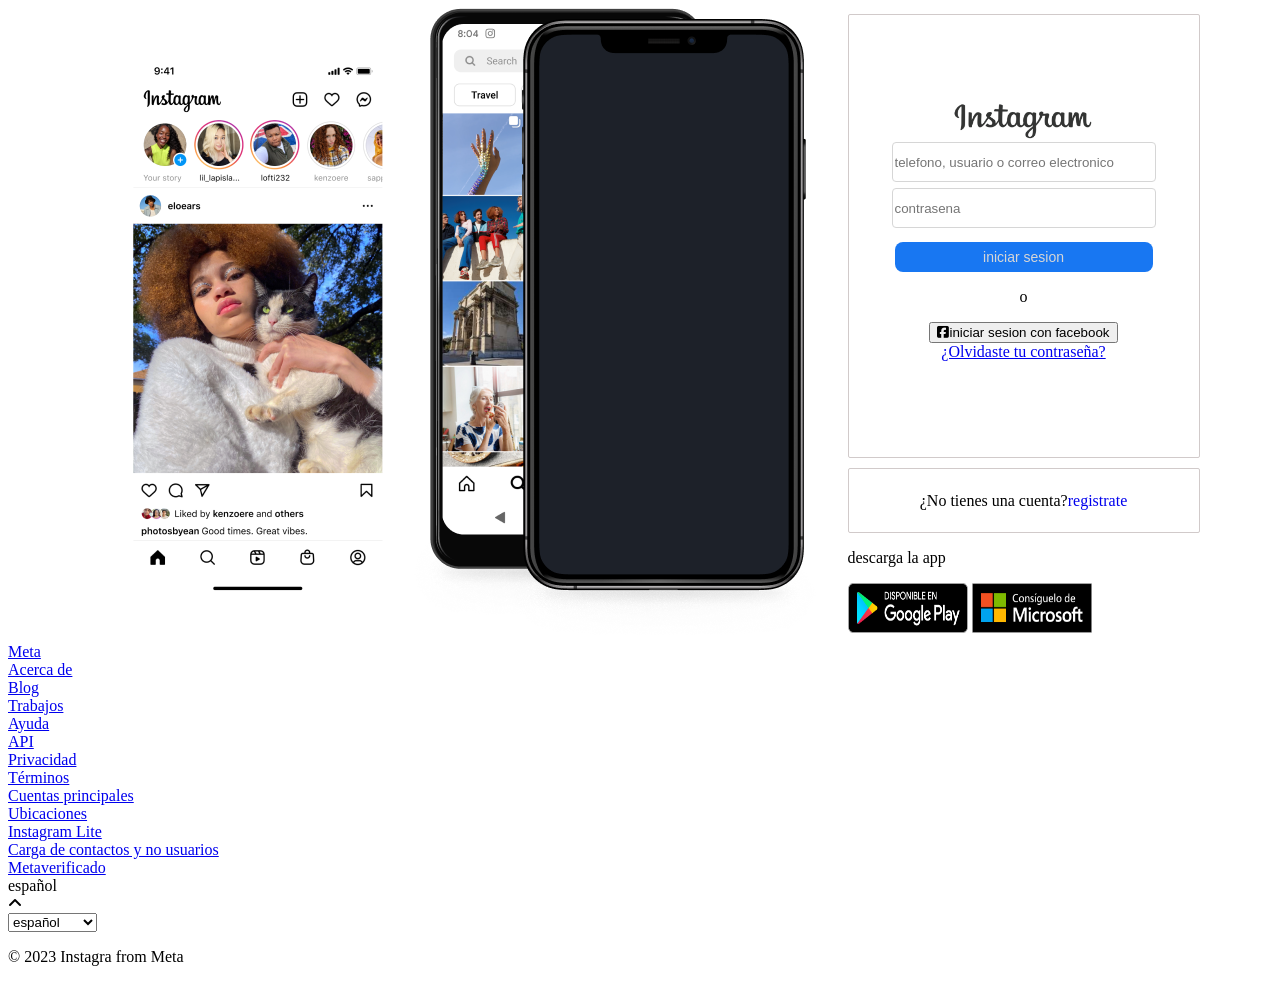
<file: cesion 1/index.html>
<!DOCTYPE html>
<html lang="es">

<head>
    <meta charset="UTF-8">
    <meta http-equiv="X-UA-Compatible" content="IE=edge">
    <meta name="viewport" content="width=device-width, initial-scale=1.0">
    <link rel="stylesheet" href="https://cdnjs.cloudflare.com/ajax/libs/font-awesome/6.3.0/css/all.min.css"
        integrity="sha512-SzlrxWUlpfuzQ+pcUCosxcglQRNAq/DZjVsC0lE40xsADsfeQoEypE+enwcOiGjk/bSuGGKHEyjSoQ1zVisanQ=="
        crossorigin="anonymous" referrerpolicy="no-referrer" />
    <title>document</title>
    <link rel="stylesheet" href="assets/css/estilo.css">
    <link rel="icon" href="assets/img/logo_instagram.png">
</head>

<body>

    <section>
        <section class="flexbox1">

            <!-- <img src="assets/img/from_meta.png" alt="from meta"> -->
            </div>
            <img src="assets/img/screenshot1.png" alt="">
            <img src="assets/img/telefonos.png" alt="">
            <!-- <img src="assets/img/screenshot2.png" alt="">
                        <img src="assets/img/screenshot3.png" alt="">
                        <img src="assets/img/screenshot4.png" alt=""> -->


            <form action="" >
                
                <section class="CajaFormulario">
                    <section class="Cja1">
                        <div class="logoInstagram"></div>
                        <div>
                            <input type="email" placeholder="telefono, usuario o correo electronico" id="usuario">
                        </div>
                        <div>
                            <input type="password" placeholder="contrasena" id="contraseña">
                        </div>
                        <div class="button">
                            <button id="btn" disabled type="button">iniciar sesion</button>
                        </div>
                        
                        <section>
                            <div></div>
                            <p>o</p>
                            <div></div>
                        </section>
                
                </div>
                <div>
                    <button type="button"><i class="fa-brands fa-square-facebook"></i>iniciar sesion con facebook</button>
                </div>
                <section>
                    <div>
                        <a href="#">¿Olvidaste tu contraseña?</a>
                    </div>
                </section>
                    </section>

        </form>
        <section class="Cja2">
            <p>¿No tienes una cuenta?</p><a href="#" id="registrate">registrate</a>
        </section>

        <section>
            <div>
                <p>descarga la app</p>
            </div>
        
            <div class="tienditas">
                <img src="assets/img/google-play.png" alt="descarga la app" >
                <img src="assets/img/microsoft.png" alt="Microsoft">
            </div>
        </section>
    </section>
</section>

        <div>
            <div><a href="#">Meta</a></div>
            <div><a href="#">Acerca de</a></div>
            <div><a href="#">Blog</a></div>
            <div><a href="#">Trabajos</a></div>
            <div><a href="#">Ayuda</a></div>
            <div><a href="#">API</a></div>
            <div><a href="#">Privacidad</a></div>
            <div><a href="#">Términos</a> </div>
            <div><a href="#">Cuentas principales</a></div>
            <div><a href="#">Ubicaciones</a> </div>
            <div><a href="#">Instagram Lite</a> </div>
            <div><a href="#">Carga de contactos y no usuarios</a> </div>
            <div><a href="#">Metaverificado</a></div>
            <div>español</div>
        </div>

        <div>
            <i class="fa-solid fa-angle-up"></i>
        </div>

        <div>
            <select name="selecciona..." id="">
                <option value="1">español</option>
                <option value="2">english</option>
                <option value="3">portuguese</option>
                <option value="4">french</option>
            </select>
        </div>
</body>
<footer>
    <p> &copy; 2023 Instagra from Meta</p>
</footer>

</html>
</file>
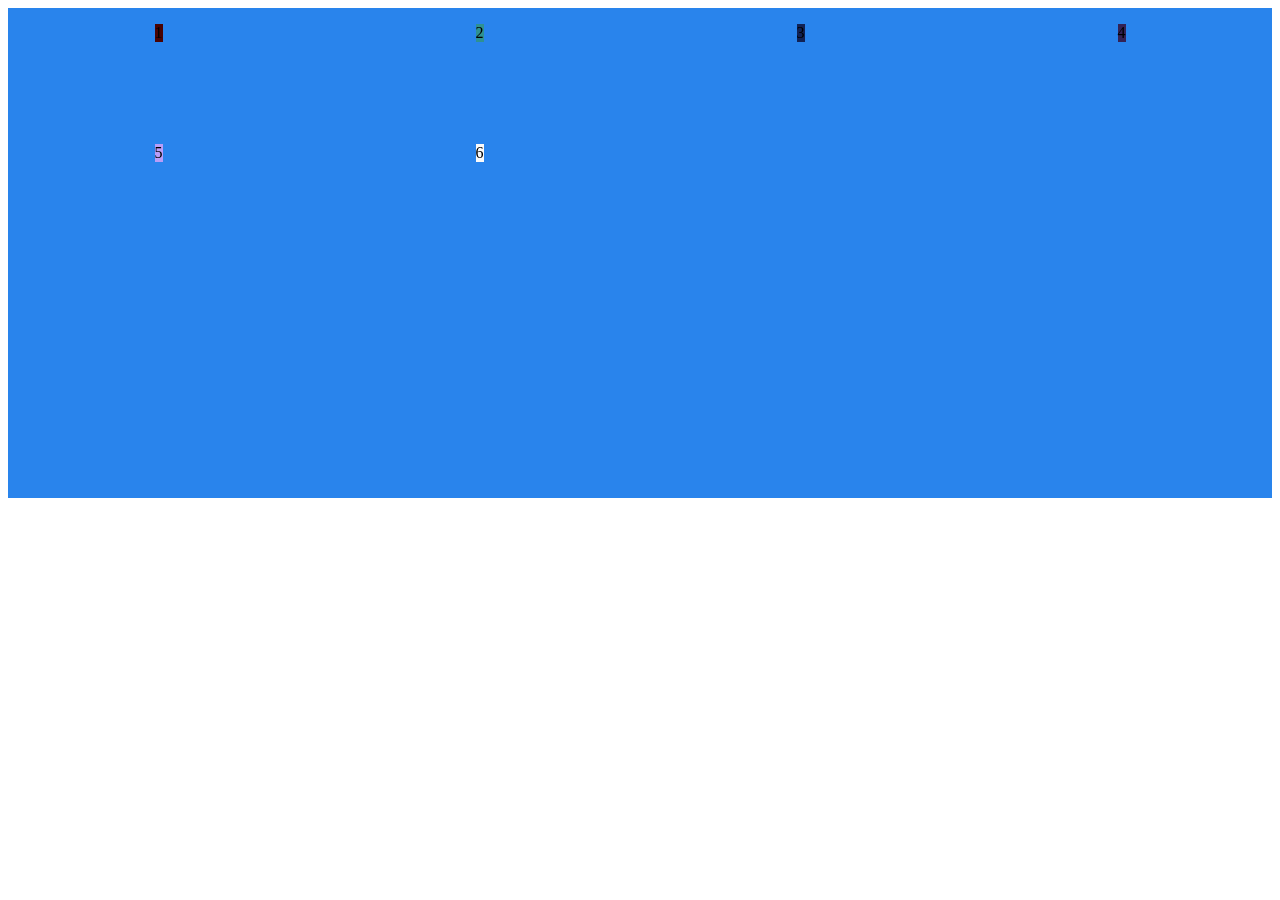
<file: grid/index.html>
<!DOCTYPE html>
<html lang="en">
<head>
    <meta charset="UTF-8">
    <meta http-equiv="X-UA-Compatible" content="IE=edge">
    <meta name="viewport" content="width=device-width, initial-scale=1.0">
    <link rel="stylesheet" href="estilo.css">
    <title>grid</title>
</head>
<body>
    
    <section class="contenedor">
        <div class="d1">1</div>
        <div class="d2">2</div>
        <div class="d3">3</div>
        <div class="d4">4</div>
        <div class="d5">5</div>
        <div class="d6">6</div> 



    </section>

</body>
</html>
</file>
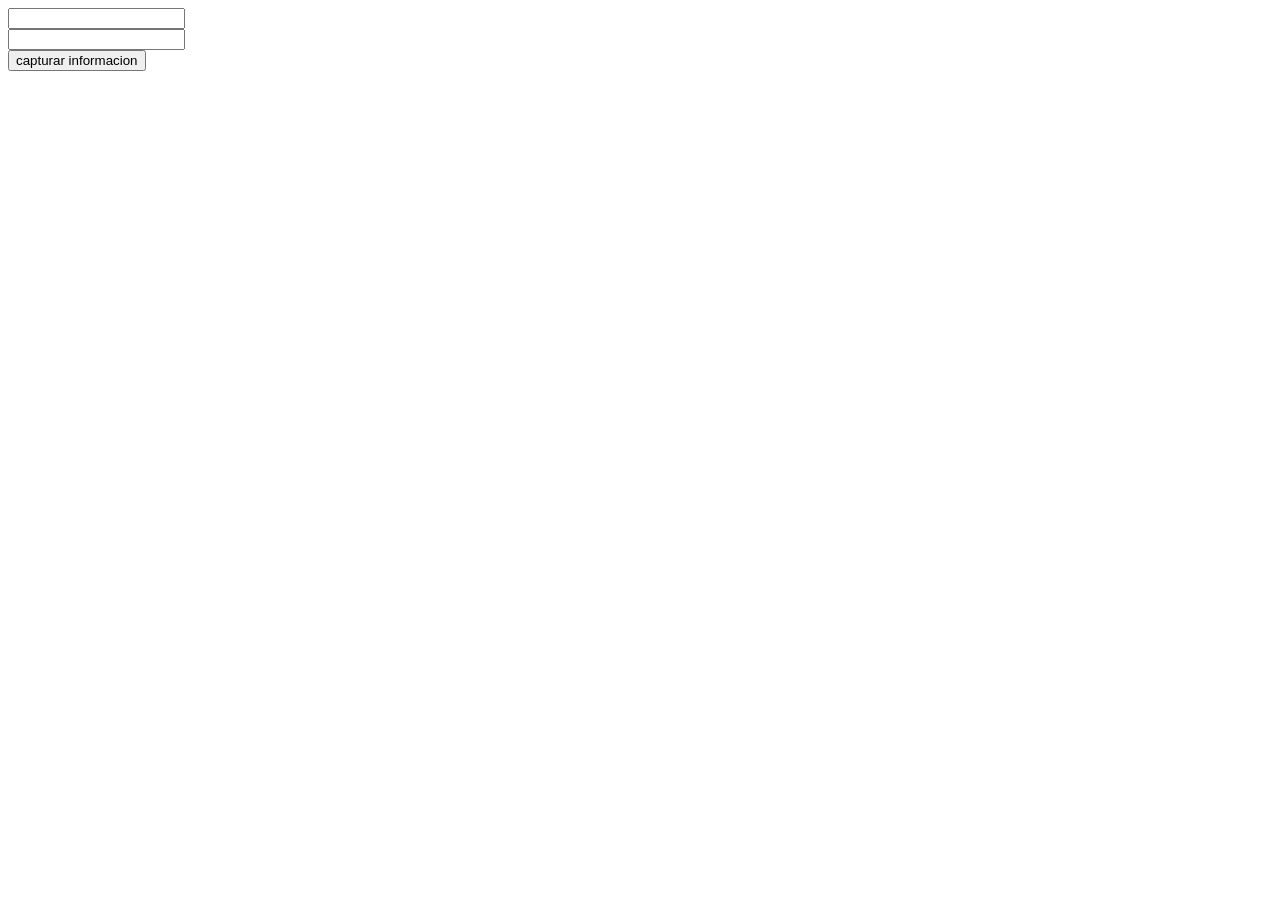
<file: javascript_1/index.html>
<!DOCTYPE html>
<html lang="en">
<head>
    <meta charset="UTF-8">
    <meta http-equiv="X-UA-Compatible" content="IE=edge">
    <meta name="viewport" content="width=device-width, initial-scale=1.0">
    <title>Document</title>
</head>
<body>
    <input type="text" id="inputUser">
    <br>
    <input type="password" id="inputPass">
    <br>
    <button onclick="verificarUsuario()">capturar informacion</button>
    <script src="code.js"> </script>
</body>


</html>
</file>
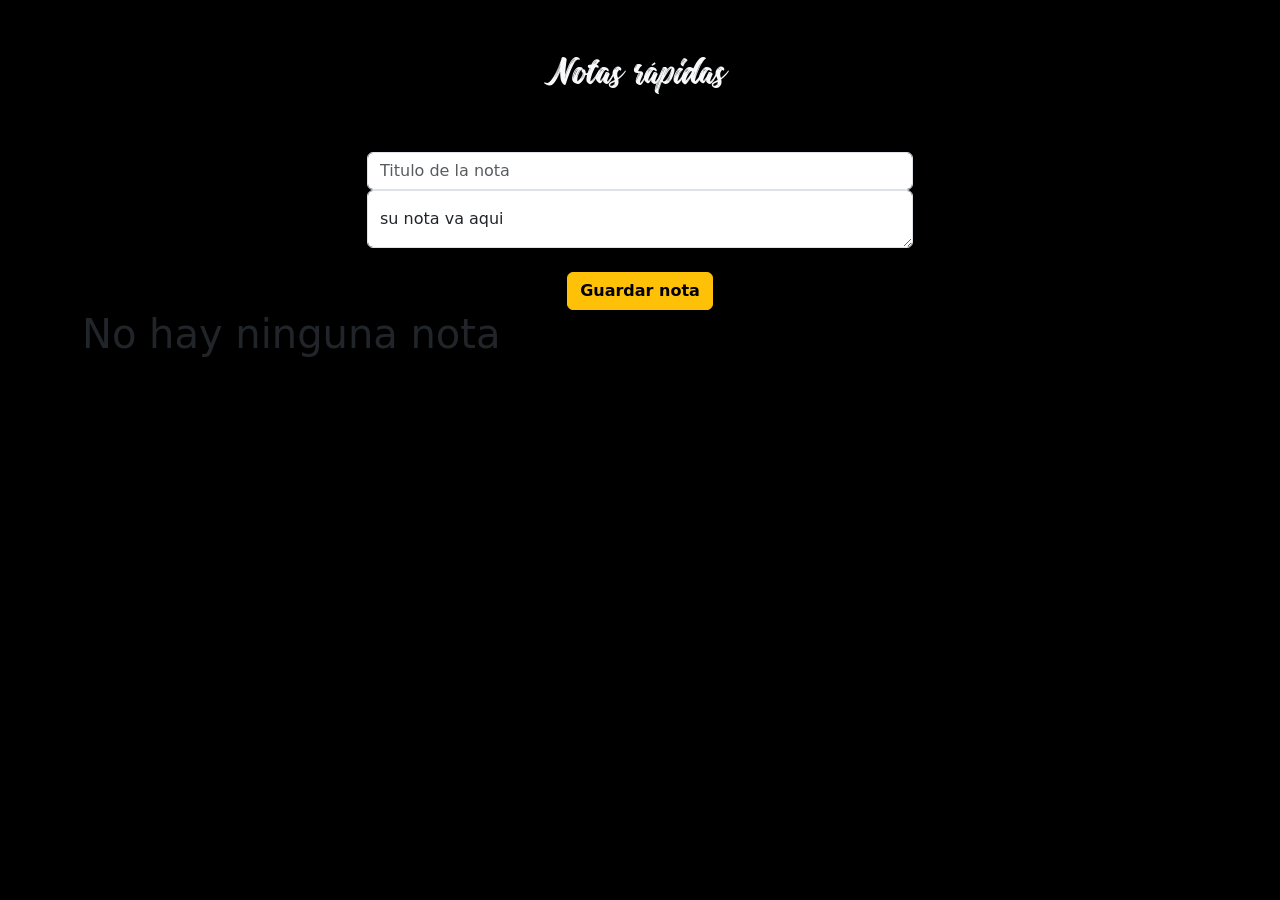
<file: keep/index.html>
<!DOCTYPE html>
<html lang="en">
<head>
    <meta charset="UTF-8">
    <meta http-equiv="X-UA-Compatible" content="IE=edge">
    <meta name="viewport" content="width=device-width, initial-scale=1.0">
    <title>Notas</title>
    <link rel="stylesheet" href="node_modules/bootstrap/dist/css/bootstrap.min.css">
    <link rel="stylesheet" href="assets/css/estilo.css">
</head>
<body class="bg-black">

    <div class="container">
        <h1 class="text-center py-5 fuenteMargareth text-light"> Notas rápidas</h1>
        <div class="row">
            <div class="col-6 offset-3">
                <form>
                    <input class="form-control" id="tituloNotasUsuario" type="text" placeholder="Titulo de la nota">
                        <div class="form-floating">
                            <textarea class="form-control" placeholder="su nota va aqui" id="notaUsuario"></textarea>
                            <label for="notaUsuario">su nota va aqui</label>
                        </div>
                </form>
                <div class="d-flex justify-content-center mt-4">
                    <button onclick="guardarNota()" class="btn btn-warning fw-bold" id="btnFormulario">Guardar nota</button>
                </div>
            </div>
            <div class="col-10-mt-5">
                <div class="row row-cols-1 row-cols-md-2 g-4" id="notasGuardadas"></div>
                
            </div>
        </div>
    </div>


    <script src="node_modules/bootstrap/dist/js/bootstrap.bundle.min.js"></script>
    <script src="assets/js/node.js"></script>
    <script src="node_modules/sweetalert2/dist/sweetalert2.all.min.js"></script>
</body>
</html>
</file>
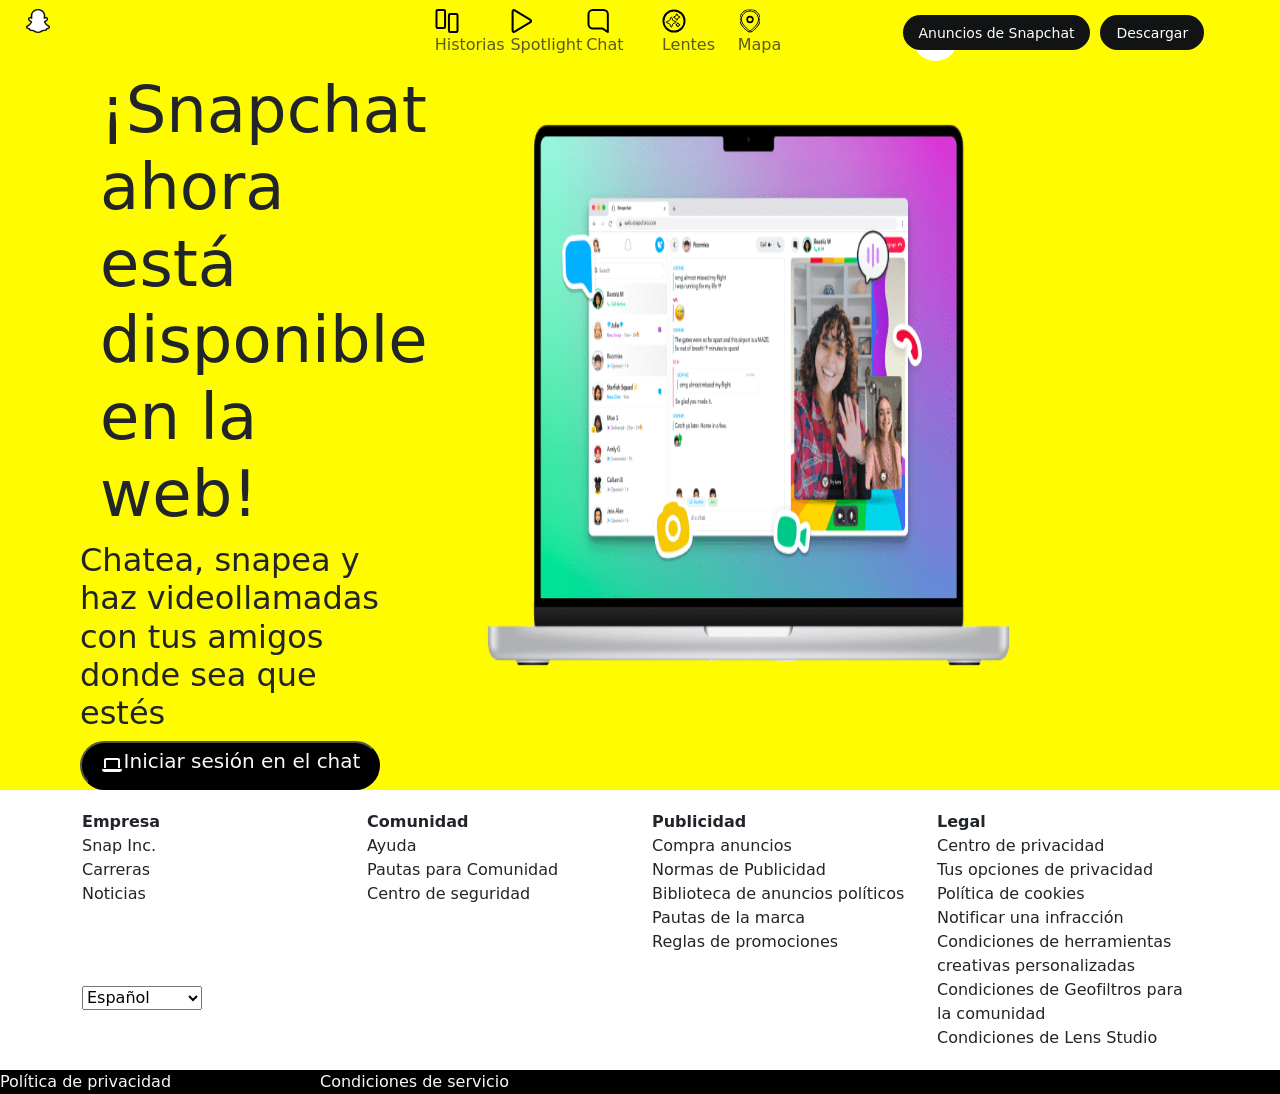
<file: snatchap/index.html>
<!doctype html>
<html lang="es">

<head>
    <meta charset="utf-8">
    <meta name="viewport" content="width=device-width, initial-scale=1">
    <link rel="icon" href="assets/img/favicon.ico">
    <link rel="stylesheet" href="https://cdnjs.cloudflare.com/ajax/libs/font-awesome/6.3.0/css/all.min.css" integrity="sha512-SzlrxWUlpfuzQ+pcUCosxcglQRNAq/DZjVsC0lE40xsADsfeQoEypE+enwcOiGjk/bSuGGKHEyjSoQ1zVisanQ==" crossorigin="anonymous" referrerpolicy="no-referrer" />
    <title>Snapchat - The fastest way to share a moment!</title>
    <link href="https://cdn.jsdelivr.net/npm/bootstrap@5.3.0-alpha1/dist/css/bootstrap.min.css" rel="stylesheet" integrity="sha384-GLhlTQ8iRABdZLl6O3oVMWSktQOp6b7In1Zl3/Jr59b6EGGoI1aFkw7cmDA6j6gD" crossorigin="anonymous">
    <link rel="stylesheet" href="assets/css/estilo.css">
</head>

<body>
    <!-- <div class="container"> -->
        <div class="row" style="height: 72px;">
            <ul class="nav" style="background-color: #fffc00">
                <li class="nav-item col-4 justify-content-center">
                    <div style="background-color: #fffc00;" class="logo1 d-flex justify-content-center align-content-center">
                        <a class="nav-link disabled" aria-current="page" href="#">
                        <img src="assets/img/logo_snapchat.svg" width="24" height="24" class="logo">
                </a>
            </div>
                </li>
                <div class="col-4">
                  <div class="row">
                    <li class="nav-item col-2">
                        <a class="nav-link disabled " href="#">
                          <img src="assets/img/icono_historias.svg" class="historia" width="24" height="24">
                        Historias</a>
                      </li>
                      <li class="nav-item col-2">
                        <a class="nav-link disabled" href="#">
                          <img src="assets/img/icono_spotlight.svg" width="24" height="24">
                        Spotlight</a>
                      </li>
                      <li class="nav-item col-2">
                        <a class="nav-link disabled">
                          <img src="assets/img/icono_chat.svg" width="24" height="24">
                        Chat</a>
                      </li>
                      <li class="nav-item col-2">
                          <a class="nav-link disabled">
                              <img src="assets/img/icono_lentes.svg" width="24" height="24" >
                          Lentes</a> 
                        </li>
                        <li class="nav-item col-2">
                          <a class="nav-link disabled">
                              <img src="assets/img/icono_mapa.svg" width="24" height="24">
                          Mapa</a>
                        </li>
                </div>
                </div>
                <div class="col-4">
                  <div class="row">
                    <div class="col-2 d-flex justify-content-center align-items-center" style="padding-top: 10px;">
                      <button type="button" class="btn btn-primary" style="background-color: white; border-radius: 100%;" >
                        <img src="assets/img/menu.svg" alt="">
                      </button>
                    </div>
                    <div class="btn-group d-flex justify-content-end col-8" role="group" aria-label="Basic example">
                      <button type="button" class="btn1 btn-primary col-7">Anuncios de Snapchat</button>
                      <button type="button" class="btn2 btn-primary col-3">Descargar</button>
                    </div>
                  </div>
                </div>
              </ul>
              
        </div>
    </div>
    
    
        <div class="d-grid h-100hv d-flex justify-content-center align-content-center" style="background-color: #fffc00;">
          <div class="row">
            <div class="col-4 " >
              <h1 class="titulo col-lg-12 " style="font-size: 64px; padding-left: 100px;">¡Snapchat ahora está disponible en la web!</h1>
              <h2 style="margin-left: 80px;">Chatea, snapea y haz videollamadas con tus amigos donde sea que estés</h2>
              <button type="button" class="btn3 btn-primary bg-black text-light d-flex"><i class="fa-solid fa-laptop" style="height: 17px; width: 24px;"></i><h3 class="iniciar">Iniciar sesión en el chat</h3>
              </button>
            </div>
            <div class="col-6 d-flex justify-content-center align-content-center " style="50vw" >
              <img src="assets/img/laptop-asset.png" style="height: 90%;" width="100%">
            </div>
          </div>
        </div>
      
        <footer>
          <div class="container">
          <div class="row">
            <div class="col-3 d-flex justify-content-center align-content-center flex-md-column fw-bold" style=" padding-top: 20px;">Empresa
              <a href="#" style="text-decoration: none;"class="fw-normal text-dark">Snap Inc.</a>
              <a href="#" style="text-decoration: none;"class="fw-normal text-dark">Carreras</a>
              <a href="#" style="text-decoration: none;"class="fw-normal text-dark">Noticias</a>
              <div class="d-flex justify-content-start align-content-end h-100 w-100">
                <select name="" id="" style="    margin-top: 80px;
                display: flex;
                height: 24px;
                width: 120px;">
                  <option value="1">Español</option>
                  <option value="2"></option>
                  <option value="3"></option>
                  <option value="4"></option>
                  <option value="5"></option>
                  <option value="6"></option>
                  <option value="7"></option>
                  <option value="8"></option>
                </select>
              </div>
            </div>
            <div class="col-3 d-flex justify-content-center align-content-start flex-md-column h-100 fw-bold" style="padding-top: 20px;">Comunidad
              <a href="#"style="text-decoration: none;"class="fw-normal text-dark">Ayuda</a>
              <a href="#"style="text-decoration: none;"class="fw-normal text-dark">Pautas para Comunidad</a>
              <a href="#"style="text-decoration: none;"class="fw-normal text-dark">Centro de seguridad</a>
            </div>
            <div class="col-3 d-flex justify-content-center align-content-center flex-md-column h-100 fw-bold" style="padding-top: 20px;">Publicidad
              <a href="#"style="text-decoration: none;"class="fw-normal text-dark">Compra anuncios</a>
              <a href="#"style="text-decoration: none;"class="fw-normal text-dark">Normas de Publicidad</a>
              <a href="#"style="text-decoration: none;"class="fw-normal text-dark">Biblioteca de anuncios políticos</a>
              <a href="#"style="text-decoration: none;"class="fw-normal text-dark">Pautas de la marca</a>
              <a href="#"style="text-decoration: none;"class="fw-normal text-dark">Reglas de promociones</a>
            </div>
            <div class="col-3 d-flex justify-content-center align-content-center flex-md-column h-100 fw-bold" style="padding-top: 20px; padding-bottom: 20px;" >Legal
              <a href="#"style="text-decoration: none;"class="fw-normal text-dark">Centro de privacidad</a>
              <a href="#"style="text-decoration: none;"class="fw-normal text-dark">Tus opciones de privacidad</a>
              <a href="#"style="text-decoration: none;"class="fw-normal text-dark">Política de cookies</a>
              <a href="#"style="text-decoration: none;"class="fw-normal text-dark">Notificar una infracción</a>
              <a href="#"style="text-decoration: none;"class="fw-normal text-dark">Condiciones de herramientas creativas personalizadas</a>
              <a href="#"style="text-decoration: none;"class="fw-normal text-dark">Condiciones de Geofiltros para la comunidad</a>
              <a href="#"style="text-decoration: none;"class="fw-normal text-dark">Condiciones de Lens Studio</a>
            </div>
          </div>
        </div>
        </footer>
       <div class=" ">
        <div class="row bg-black d-flex flex-row ">
          <div class="d-flex flex-row row">
            <a href="#" class="col-3 d-flex justify-content-start text-light" style="text-decoration: none;">Política de privacidad</a> 
            <a href="#" class="col-3 text-light" style="text-decoration: none;">Condiciones de servicio</a></div>
        </div>
        <div class=""></div>

       </div>
    <script src="https://cdn.jsdelivr.net/npm/bootstrap@5.3.0-alpha1/dist/js/bootstrap.bundle.min.js" integrity="sha384-w76AqPfDkMBDXo30jS1Sgez6pr3x5MlQ1ZAGC+nuZB+EYdgRZgiwxhTBTkF7CXvN" crossorigin="anonymous"></script>
</body>

</html>
</file>
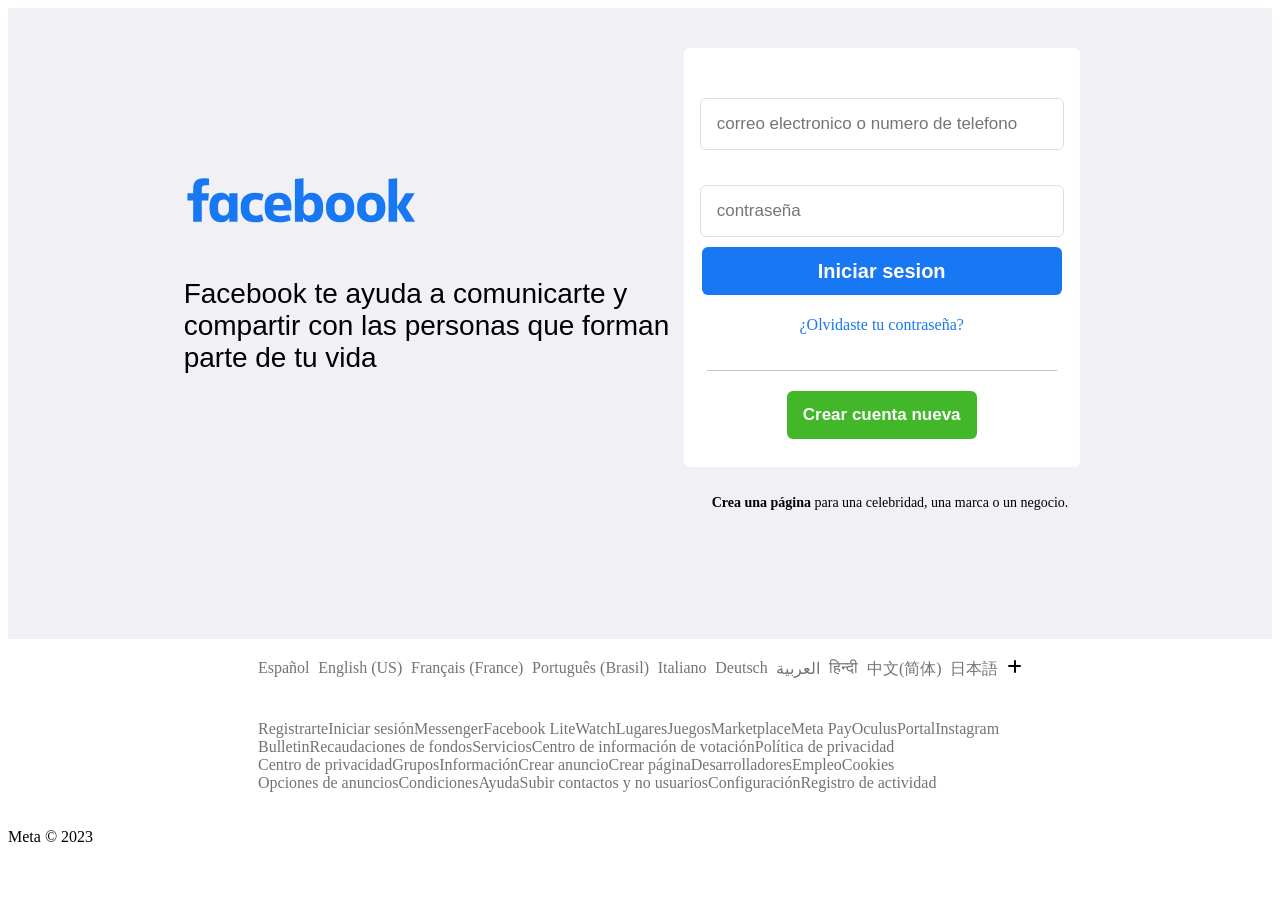
<file: facebook/assets/index.html>
<!DOCTYPE html>
<html lang="en">

<head>
    <meta charset="UTF-8">
    <meta http-equiv="X-UA-Compatible" content="IE=edge">
    <meta name="viewport" content="width=device-width, initial-scale=1.0">
    <link rel="stylesheet" href="https://cdnjs.cloudflare.com/ajax/libs/font-awesome/6.3.0/css/all.min.css"
        integrity="sha512-SzlrxWUlpfuzQ+pcUCosxcglQRNAq/DZjVsC0lE40xsADsfeQoEypE+enwcOiGjk/bSuGGKHEyjSoQ1zVisanQ=="
        crossorigin="anonymous" referrerpolicy="no-referrer" />
    <title>Facebook - Inicia sesión o regístrate</title>
    <link rel="stylesheet" href="../assets/assets/css/estilo.css">
    <link rel="icon" href="assets/img/favicon_facebook.png">

</head>

<body>
    <section class="Flexbox">
        <div class="caja1">
            <img src="assets/img/fc.svg" alt="facebook" id="logo">
            <h2 class="parrafo">Facebook te ayuda a comunicarte y compartir con las personas que forman parte de tu vida
            </h2>
        </div>
        <form>
            <section class="CajaUsuario1">
                <div class="contenedorInputs1">
                    <input type="text" placeholder="correo electronico o numero de telefono" id="usuario">
                </div>
                <div class="contenedorInputs1">
                    <input type="password" placeholder="contraseña" id="pass">
                </div>
                <div>
                    <button type="button" class="iniciar">Iniciar sesion</button>
                </div>
                <div class="cajaLink"><a href="#" class="olvidar">¿Olvidaste tu contraseña?</a>
                </div>
                <div class="lineaD"></div>
                <button type="button" class="Crear">Crear cuenta nueva</button>
            </section>
            <section class="Celebridad">
                <p><a href="x" class="Crear2">Crea una página</a> para una celebridad, una marca o un negocio.</p>
            </section>
        </form>
    </section>


    <footer class="footer">
        <section class="Pie">

            <a href="">
                Español
            </a>
            <a href="">
                English (US)
            </a>
            <a href="">
                Français (France)
            </a>
            <a href="">
                Português (Brasil)
            </a>
            <a href="">
                Italiano
            </a>
            <a href="">
                Deutsch
            </a>
            <a href="">
                العربية
            </a>
            <a href="">
                हिन्दी
            </a>
            <a href="">
                中文(简体)
            </a>
            <a href="">
                日本語
            </a>
            <section>
                <i class="fa-solid fa-plus"></i>
            </section>

        </section>
        
        <section class="lineaSeparador"></section>

        <div class="list2" >
            <!-- <ul > -->
                <div>
                    <a href="#">Registrarte</a>
                </div>
                <div>
                    <a href="#">Iniciar sesión</a>
                </div>
                <div>
                    <a href="#">Messenger</a></div>
                <div>
                    <a href="#">Facebook Lite</a></div>
                <div>
                    <a href="#">Watch</a></div>
                <div>
                    <a href="#">Lugares</a></div>
                <div>
                    <a href="#">Juegos</a></div>
                <div>
                    <a href="#">Marketplace</a></div>
                <div>
                    <a href="#">Meta Pay</a></div>
                <div><a href="#">Oculus</a></div>
                <div><a href="#">Portal</a></div>
                <div><a href="#">Instagram</a></div>
                <div><a href="#">Bulletin</a></div>
                <div><a href="#">Recaudaciones de fondos</a></div>
                <div><a href="#">Servicios</a></div>
                <div><a href="#">Centro de información de votación</a></div>
                <div><a href="#">Política de privacidad</a></div>
                <div><a href="#">Centro de privacidad</a></div>
                <div><a href="#">Grupos</a></div>
                <div><a href="#">Información</a></div>
                <div><a href="#">Crear anuncio</a></div>
                <div><a href="#">Crear página</a></div>
                <div><a href="#">Desarrolladores</a></div>
                <div><a href="#">Empleo</a></div>
                <div><a href="#">Cookies</a></div>
                <div><a href="#">Opciones de anuncios</a></div>
                <div><a href="#">Condiciones</a></div>
                <div><a href="#">Ayuda</a></div>
                <div><a href="#">Subir contactos y no usuariosConfiguraciónRegistro de actividad</a></div>
            </ul>
        </div>
        <div>
            <p>Meta &copy; 2023</p>
        </div>

        </div>
    </footer>

</body>

</html>
</file>
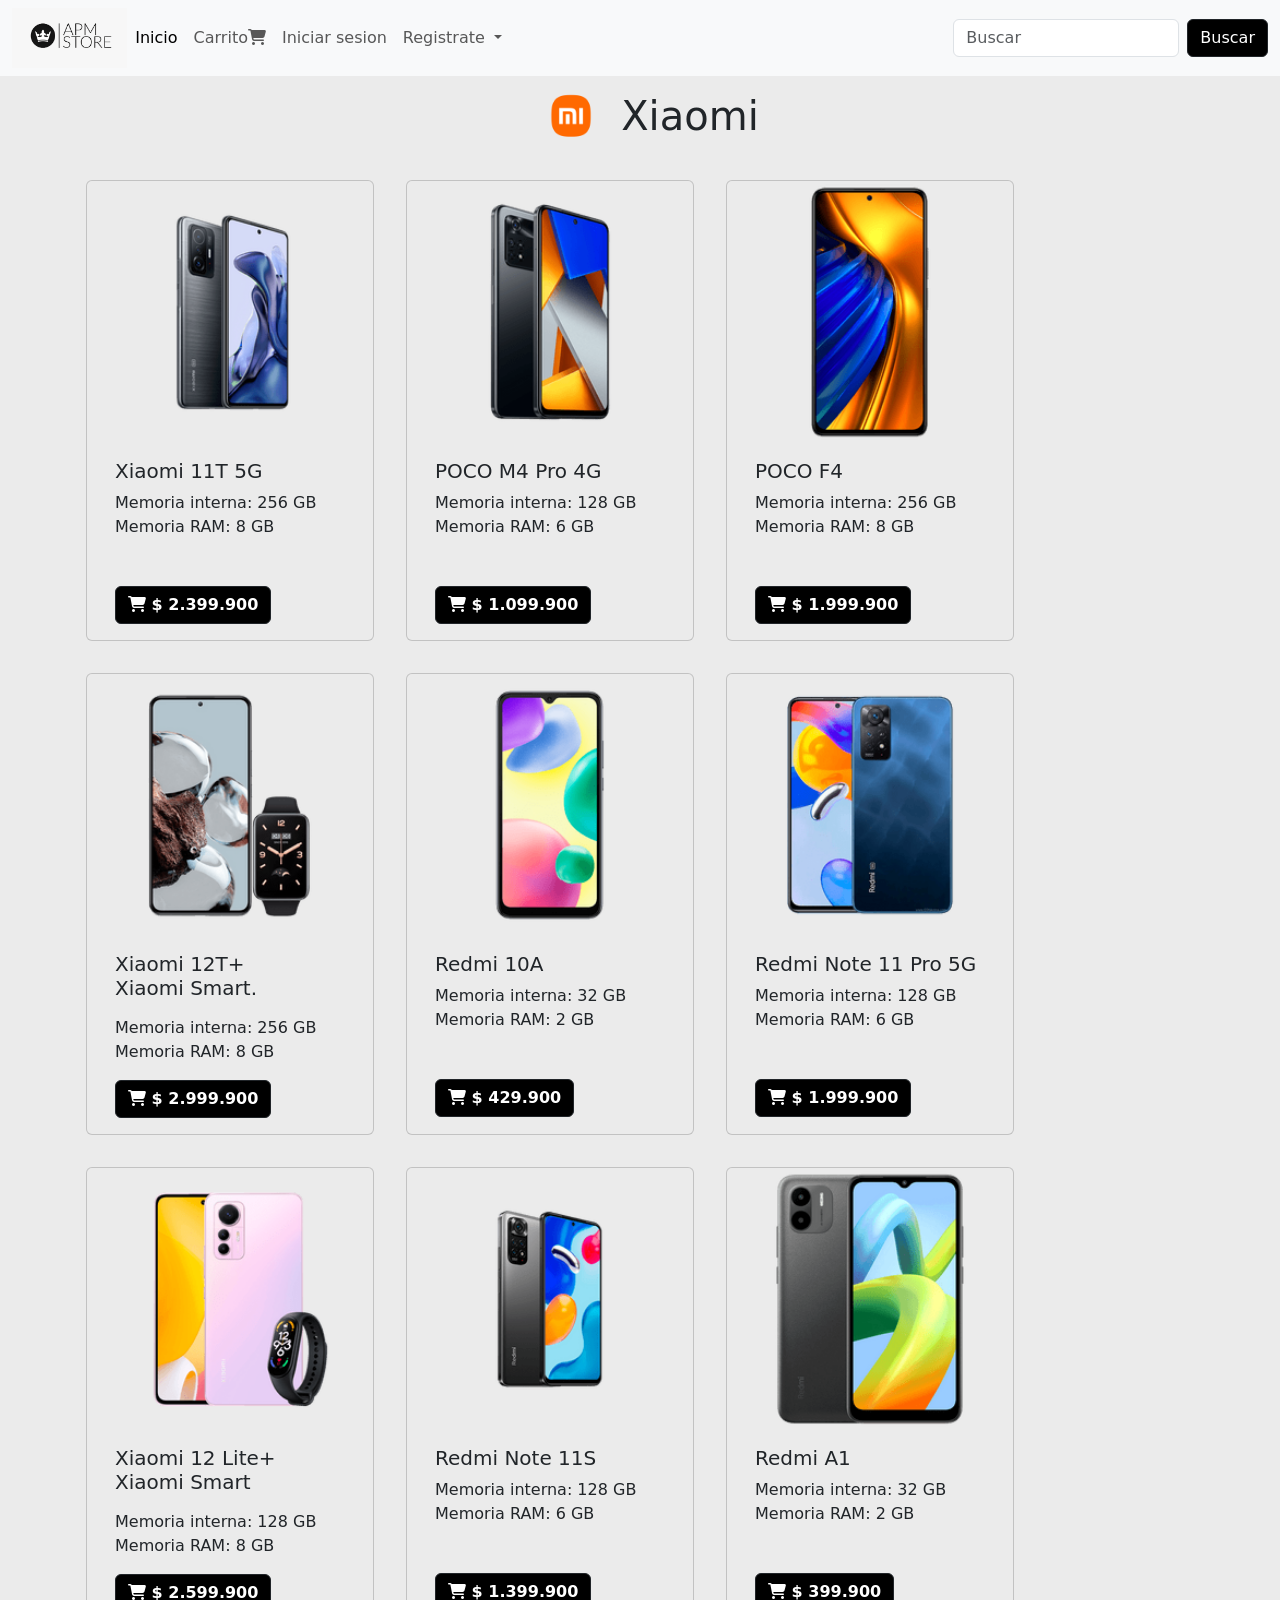
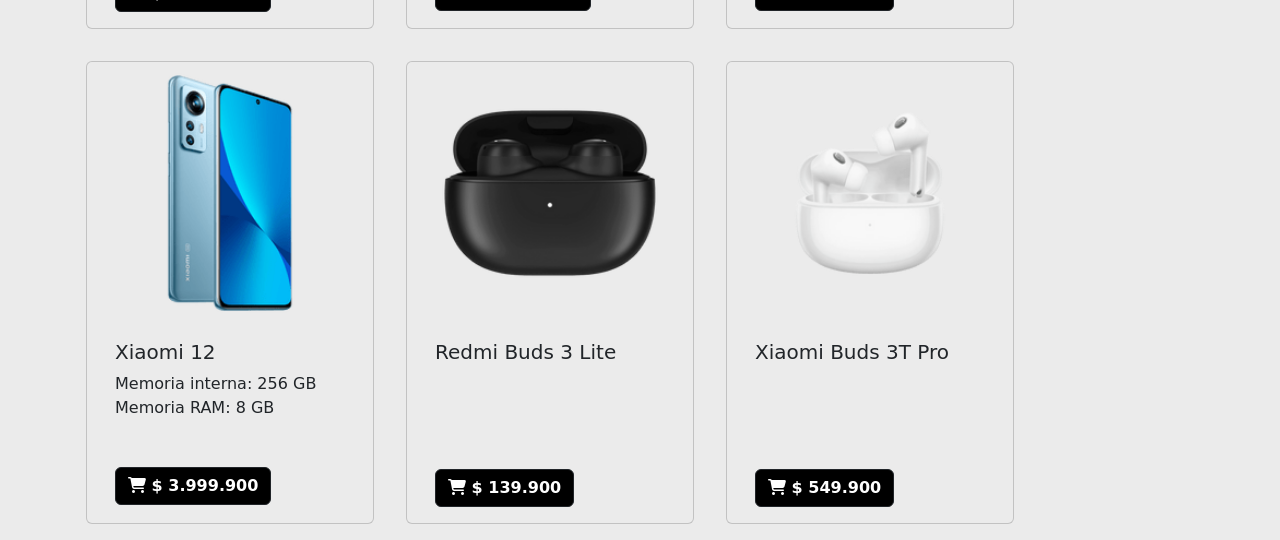
<file: APM technology/Xiaomi/Xiaomi.html>
<!doctype html>
<html lang="en">
  <head>
    <meta charset="utf-8">
    <meta name="viewport" content="width=device-width, initial-scale=1">
    <link rel="stylesheet" href="https://cdnjs.cloudflare.com/ajax/libs/font-awesome/6.3.0/css/all.min.css" integrity="sha512-SzlrxWUlpfuzQ+pcUCosxcglQRNAq/DZjVsC0lE40xsADsfeQoEypE+enwcOiGjk/bSuGGKHEyjSoQ1zVisanQ==" crossorigin="anonymous" referrerpolicy="no-referrer" />
    <title>Bootstrap demo</title>
    <link href="https://cdn.jsdelivr.net/npm/bootstrap@5.3.0-alpha1/dist/css/bootstrap.min.css" rel="stylesheet" integrity="sha384-GLhlTQ8iRABdZLl6O3oVMWSktQOp6b7In1Zl3/Jr59b6EGGoI1aFkw7cmDA6j6gD" crossorigin="anonymous">
    <link rel="stylesheet" href="assets/css/estilo.css">
  </head>



  <body style="background-color: #ebebeb;">
    <nav class="navbar navbar-expand-lg bg-body-tertiary">
      <div class="container-fluid">
          <img height="60px" src="assets/img/logo_APM.jpg" alt="">
          <button class="navbar-toggler" type="button" data-bs-toggle="collapse"
              data-bs-target="#navbarSupportedContent" aria-controls="navbarSupportedContent" aria-expanded="false"
              aria-label="Toggle navigation">
              <span class="navbar-toggler-icon"></span>
          </button>
          <div class="collapse navbar-collapse" id="navbarSupportedContent">
              <ul class="navbar-nav me-auto mb-2 mb-lg-0">
                  <li class="nav-item">
                      <a class="nav-link active" aria-current="page" href="#">Inicio</a>
                  </li>
                  <li class="nav-item">
                      <a class="nav-link" href="#">Carrito<i class="fa-solid fa-cart-shopping"></i></i></a>
                  </li>
                  <li class="nav-item">
                      <a class="nav-link" href="#">Iniciar sesion</a>
                  </li>
                  <li class="nav-item dropdown">
                      <a class="nav-link dropdown-toggle" href="#" role="button" data-bs-toggle="dropdown"
                          aria-expanded="false">
                          Registrate
                      </a>
                      <div class="dropdown-menu">
                          <form class="px-4 py-3">
                              <div class="mb-3">
                                  <label for="exampleDropdownFormEmail1" class="form-label">Correo electronico</label>
                                  <input type="email" class="form-control" id="exampleDropdownFormEmail1"
                                      placeholder="Correo electronico">
                              </div>
                              <div class="mb-3">
                                  <label for="exampleDropdownFormPassword1" class="form-label">Contraseña</label>
                                  <input type="password" class="form-control" id="exampleDropdownFormPassword1"
                                      placeholder="Contraseña">
                              </div>
                              <div class="mb-3">
                                  <div class="form-check">
                                      <input type="checkbox" class="form-check-input" id="dropdownCheck">
                                      <label class="form-check-label" for="dropdownCheck">
                                          Recordar
                                      </label>
                                  </div>
                              </div>
                              <button type="submit" class="btn btn-primary">Iniciar</button>
                          </form>
                          <div class="dropdown-divider"></div>
                          <a class="dropdown-item" href="#">¿Ya tienes una cuenta? Entrar</a>

                      </div>
                  </li>
                  <li class="nav-item">
                      <a class="nav-link disabled"></a>
                  </li>
              </ul>
              <form class="d-flex" role="search">
                  <input class="form-control me-2" type="search" placeholder="Buscar" aria-label="Search">
                  <button type="button" class="btn btn-dark">Buscar</button>
              </form>
          </div>
      </div>
  </nav>

  <div>
    <h1 class="d-flex justify-content-center align-items-center"><img src="assets/img/MI...png" alt="" style="height: 80px; width: 100px;">Xiaomi</h1>
  </div>
  <!-- <div class="d-flex justify-content-center align-items-center"> <div class="linea"></div><h1>TELEFONOS</h1> <div class="linea"></div></div> -->

    <div class="container">
      <div class="row">
        <div class="T1 card col-3 m-3 " style="width: 18rem;">
          <img src="assets/img/telefono-1.png" class="card-img-top" alt="...">
          <div class="card-body">
            <h5 class="card-title">Xiaomi 11T 5G</h5>
            <p class="card-text">Memoria interna: 256 GB
              Memoria RAM: 8 GB
            </p>
            <a href="#" class="btn btn-primary btn-dark fw-semibold" style="margin-top: 31px;"><i class="fa-solid fa-cart-shopping"></i>  $ 2.399.900</a>
          </div>
        </div>
        <div class="T1 card col-3 m-3" style="width: 18rem;">
          <img src="assets/img/telefono-2.png" class="card-img-top" alt="...">
          <div class="card-body">
            <h5 class="card-title">POCO M4 Pro 4G</h5>
            <p class="card-text">Memoria interna: 128 GB
              Memoria RAM: 6 GB</p>
            <a href="#" class="btn btn-primary btn-dark fw-semibold" style="margin-top: 31px;"><i class="fa-solid fa-cart-shopping"></i>  $ 1.099.900</a>
          </div>
        </div>
        <div class="T1 card col-3 m-3" style="width: 18rem;">
          <img src="assets/img/telefono-3.png" class="card-img-top" alt="...">
          <div class="card-body">
            <h5 class="card-title">POCO F4</h5>
            <p class="card-text">Memoria interna: 256 GB
              Memoria RAM: 8 GB</p>
            <a href="#" class="btn btn-primary btn-dark fw-semibold" style="margin-top: 31px;"><i class="fa-solid fa-cart-shopping"></i>  $ 1.999.900</a>
          </div>
        </div>
        <div class="T1 card col-3 m-3" style="width: 18rem;">
          <img src="assets/img/telefono-4.png" class="card-img-top" alt="...">
          <div class="card-body">
            <h5 class="card-title">Xiaomi 12T+
              <p>Xiaomi Smart.</p>
            </h5>
            <p class=" card-text">Memoria interna: 256 GB
              Memoria RAM: 8 GB</p>
            <a href="#" class="btn btn-primary btn-dark fw-semibold"><i class="fa-solid fa-cart-shopping"></i>  $ 2.999.900</a>
          </div>
        </div>
        <div class="T1 card col-3 m-3" style="width: 18rem;">
          <img src="assets/img/telefono-5.png" class="card-img-top" alt="...">
          <div class="card-body">
            <h5 class="card-title">Redmi 10A</h5>
            <p class="card-text">Memoria interna: 32 GB
              Memoria RAM: 2 GB</p>
            <a href="#" class="btn btn-primary btn-dark fw-semibold"style="margin-top: 31px;"><i class="fa-solid fa-cart-shopping"></i>  $ 429.900</a>
          </div>
        </div>
        <div class="T1 card col-3 m-3" style="width: 18rem;">
          <img src="assets/img/telefono-6.png" class="card-img-top" alt="...">
          <div class="card-body">
            <h5 class="card-title">Redmi Note 11 Pro 5G</h5>
            <p class="card-text">Memoria interna: 128 GB
              Memoria RAM: 6 GB</p>
            <a href="#" class="btn btn-primary btn-dark fw-semibold"style="margin-top: 31px;"><i class="fa-solid fa-cart-shopping"></i>  $ 1.999.900</a>
          </div>
        </div>
        <div class="T1 card col-3 m-3" style="width: 18rem;">
          <img src="assets/img/telefono-7.png" class="card-img-top" alt="...">
          <div class="card-body">
            <h5 class="card-title">Xiaomi 12 Lite+
              <p>Xiaomi Smart</p>
            </h5>
            <p class="card-text">Memoria interna: 128 GB
              Memoria RAM: 8 GB</p>
            <a href="#" class="btn btn-primary btn-dark fw-semibold"><i class="fa-solid fa-cart-shopping"></i>  $ 2.599.900</a>
          </div>
        </div>
        <div class="T1 card col-3 m-3" style="width: 18rem;">
          <img src="assets/img/telefono-8.png" class="card-img-top" alt="...">
          <div class="card-body">
            <h5 class="card-title">Redmi Note 11S</h5>
            <p class="card-text">Memoria interna: 128 GB
              Memoria RAM: 6 GB</p>
            <a href="#" class="btn btn-primary btn-dark fw-semibold"style="margin-top: 31px;"><i class="fa-solid fa-cart-shopping"></i>  $ 1.399.900</a>
          </div>
        </div>
        <div class="T1 card col-3 m-3" style="width: 18rem;">
          <img src="assets/img/telefono-9.png" class="card-img-top" alt="...">
          <div class="card-body">
            <h5 class="card-title">Redmi A1</h5>
            <p class="card-text">Memoria interna: 32 GB
              Memoria RAM: 2 GB</p>
            <a href="#" class="btn btn-primary btn-dark fw-semibold"style="margin-top: 31px;"><i class="fa-solid fa-cart-shopping"></i>  $ 399.900</a>
          </div>
        </div>
        <div class="T1 card col-3 m-3" style="width: 18rem;">
          <img src="assets/img/telefono-10.png" class="card-img-top" alt="...">
          <div class="card-body">
            <h5 class="card-title">Xiaomi 12</h5>
            <p class="card-text">Memoria interna: 256 GB
              Memoria RAM: 8 GB</p>
            <a href="#" class="btn btn-primary btn-dark fw-semibold"style="margin-top: 31px;"><i class="fa-solid fa-cart-shopping"></i>  $ 3.999.900</a>
          </div>
        </div>
        <div class="T1 card col-3 m-3" style="width: 18rem;">
          <img src="assets/img/audinos-1.png" class="card-img-top" alt="...">
          <div class="card-body">
            <h5 class="card-title">Redmi Buds 3 Lite</h5>
            <p class="card-text"></p>
            <a href="#" class="btn btn-primary btn-dark fw-semibold"style="margin-top: 89px;"><i class="fa-solid fa-cart-shopping"></i>  $ 139.900</a>
          </div>
        </div>
        <div class="T1 card col-3 m-3" style="width: 18rem;">
          <img src="assets/img/audifonos-2_blancos.png" class="card-img-top" alt="...">
          <div class="card-body">
            <h5 class="card-title">Xiaomi Buds 3T Pro</h5>
            <p class="card-text"></p>
            <a href="#" class="btn btn-primary btn-dark fw-semibold"style="margin-top: 89px;"><i class="fa-solid fa-cart-shopping"></i>  $ 549.900</a>
          </div>
        </div>
      </div>
    </div>

    <script src="https://cdn.jsdelivr.net/npm/bootstrap@5.3.0-alpha1/dist/js/bootstrap.bundle.min.js" integrity="sha384-w76AqPfDkMBDXo30jS1Sgez6pr3x5MlQ1ZAGC+nuZB+EYdgRZgiwxhTBTkF7CXvN" crossorigin="anonymous"></script>
  </body>
</html>
</file>
<file: cesion 1/assets/css/estilo.css>
.flexbox1 {
    display: flex;
    justify-content: center;
    align-items: center;
    
}

.sizeimg {
    height: 40px;
}

.logoInstagram{
    background: url(../img/logoInstagram.png);
    height: 51px;
    width: 175px;
    background-position: center;
    background-size: contain;
    background-repeat: no-repeat;
    align-items: center;
}

.input{
    width: 258px;
    height: 36px;
    border: 1px solid #d6d6d6;
    border-radius: 4px;
    margin-bottom: 15px;
    margin: 0 40px 6px
}

.CajaFormulario{
    display: flex;
    flex-direction: column;
    width: 300px;
    
}
.tienditas img{ 
    height: 50px;
    width: 40%;
    font-size: 100%;
}

#usuario{
    width: 258px;
    height: 36px;
    border: 1px solid #d6d6d6;
    border-radius: 4px;
    margin-bottom: 15px;
    margin: 0 40px 6px
}

#contraseña{
    width: 258px;
    height: 36px;
    border: 1px solid #d6d6d6;
    border-radius: 4px;
    margin-bottom: 15px;
    margin: 0 40px 6px
}

.button{
    background-color: rgb(255, 255, 255);
    display: flex;
    margin-top: 8px;
    margin-left: 40px;
    margin-right: 40px;
}

#btn{
    background-color: #1877F2;
    border: none;
    border-radius: 8px;
    text-align: center;
    font-size: 14px;
    flex-direction: column;
    width: 258px;
    color: #d6d6d6;
    font-size: bold;
    padding: 7px 16px;
    text-align: center;

}
.Cja1{
    border: solid 0.5px #d1caca;
    border-radius: 2px ;
    display: flex;
    flex-direction: column;
    justify-content: center;
    align-items: center;
    margin: 0;
    padding: 10px 0 30px 0;
    height: 402px;
    width: 350px;
    
}

.Cja2{
    border: solid 0.5px #d1caca;
    border-radius: 2px ;
    display: flex;
    margin: 10px 0 0;
    width: 350px;
    height: 63px;
    align-items: center;
    justify-content: center;
    
}
#registrate{
    text-decoration: none;
}
</file>
<file: grid/estilo.css>
.contenedor{
    background: #2984ec;
    display: grid;
    grid-template-columns: repeat(4,1fr);
    grid-template-rows: 50px 150px 250px;
    width: 100%;
    gap: 20px;
    justify-items: center;
    align-items: center;

}

.d1{
    background-color: #490303;
}
.d2{
    background-color: #3959;
}
.d3{
    background-color: #125;
}
.d4{    background-color: #325;
}
.d5{
    background-color: #fafa;
}
.d6{
    background-color: #fafafa;
}
</file>
<file: keep/assets/css/estilo.css>
@font-face {
    font-family: 'mi-fuente-maegare';
    src: url(../fonts/Margadeth.otf);
}

.fuenteMargareth{
    font-family: "mi-fuente-maegare";
}
</file>
<file: snatchap/assets/css/estilo.css>
.logo1{
    width: 100px;
    height: 100%;
}

.btn{
    width: 45px;
    height: 45px;
    display: flex;
    justify-content: center;
    align-items: center;
    border: none;
    margin-top: 6px;
    translate: 60px;
}

.btn1{
    width: 50%;
    height: 35px;
    background-color: #121314;
    color: white;
    border-radius: 10px;
    display: flex;
    align-items: center;
    justify-content: center;
    padding: 8px 16px;
    border-radius: 100px;
    border: 0;
    width: fit-content;
    font-family: inherit;
    font-style: normal;
    font-weight: 500;
    font-size: 14px;
    line-height: 16px;
    margin-top: 15px;
    
}

.btn2{
    background-color:#121314;
    color: white;
    border-radius: 10px;
    margin-left: 10px;
    display: flex;
    align-items: center;
    justify-content: center;
    padding: 8px 16px;
    border-radius: 100px;
    border: 0;
    width: fit-content;
    font-family: inherit;
    font-style: normal;
    font-weight: 500;
    font-size: 14px;
    line-height: 16px;
    margin-top: 15px;
    height: 35px;
}

.titulo{
    font-weight: 500;
    align-items: center;
    display: flex;
}

.btn3{
    border-radius: 100px;
    height: 49px;
    width: 300px;
    justify-content: center;
    align-items: center;
    margin-left: 80px;
    }

.iniciar{
    font-size: 20px;
}
</file>
<file: facebook/assets/assets/css/estilo.css>
.Flexbox{
    display: flex;
    justify-content: center;
    align-items: center;
    background-color: #f0f0f5;
    padding-bottom: 100px;
    
    
}

.logo{
    display: flex;
    justify-content: flex-start;
    align-items: center;

}

#logo{
    height: 100px;
}

.caja1 img{
  transform: translateX(-25px);
}

.parrafo{
    font-family: SFProDisplay-Regular, Helvetica, Arial, sans-serif;
    font-size: 28px;
    font-weight: normal;
    line-height: 32px;
    width: 500px
}

.CajaUsuario1{
    display: flex;
    justify-content: center;
    align-items: center;
    background-color: white;
    flex-direction: column;
    border-radius: 6px;
    font-family: inherit;
    width: 396px;
    text-align: center;
    margin: 40px 0 0;
    padding: 20px 0 28px;
}

.contenedorInputs1{
    
    margin: 30px 5px 5px;
}

#usuario{
    width: 330px;
    height: 22px;
    background-color: #fff;
    color: #1c1e21;
    border-radius: 6px;
    font-size: 17px;
    padding: 14px 16px;
    border: 1px solid #dddfe2;
}

#pass{
    width: 330px;
    height: 22px;
    background-color: #fff;
    color: #1c1e21;
    border-radius: 6px;
    font-size: 17px;
    padding: 14px 16px;
    border: 1px solid #dddfe2;
}

.iniciar{
    background-color: #1877f2;
    border: none;
    border-radius: 6px;
    font-size: 20px;
    padding: 0 16px;
    width: 360px;
    line-height: 48px;
    margin: 5px;
    text-align: center;
    color: white;
    font-weight: bold;
}

.olvidar{
    text-decoration: none;
    color: #1877f2;
}

.cajaLink{
    margin: 16px;
}
.lineaD{
    background: #c5c5c5;
    width: 350px;
    height: 1px;
    margin: 20px;
}

.Crear{
    font-weight: bold;
    text-align: center;
    background-color: #42b72a;
    color: white;
    border: none;
    border-radius: 6px;
    font-size: 17px;
    line-height: 48px;
    padding: 0 16px;
}
.Crear2{
    font-weight: bold;
    text-decoration: none;
    color: black;
}
.Celebridad{
    font-size: 14px;
    margin: 28px;
    padding: 0px;
}

.Pie{
    text-align: center;
    justify-content: left;
    justify-content: space-between;
    padding: 20px 250px;
    display: flex;
    align-items: flex-start;
    
    
    
}

.linea_separador{
    width: 980px;
    height: 1px;
}

a{
    color: #737373;
    text-decoration: none;
    
    
}

.list2 {
    display: flex;
    flex-direction: row;
    justify-content: space-between;
    flex-wrap: wrap;
    padding: 20px 250px;
    justify-content: left;
    align-items: stretch;

}

@media (max-width:875px) {
    .Flexbox{flex-direction: column;}
}
</file>
<file: APM technology/Xiaomi/assets/css/estilo.css>
.T1{
    background-color: #ebebeb;
    transition: background-color .5s;
}

.T1:hover {
    background-color: white;
  }

  .btn{
    background-color: #000;
    transition: background-color .5s;
  }

  .btn:hover {
    background-color: orange;
    color: #000;
    border: none;
    
  }

  /* .linea{ */
    background: black;
    height: 1px;
    width: 35%;
    border: #000;
    margin: 30px;
  }
</file>
